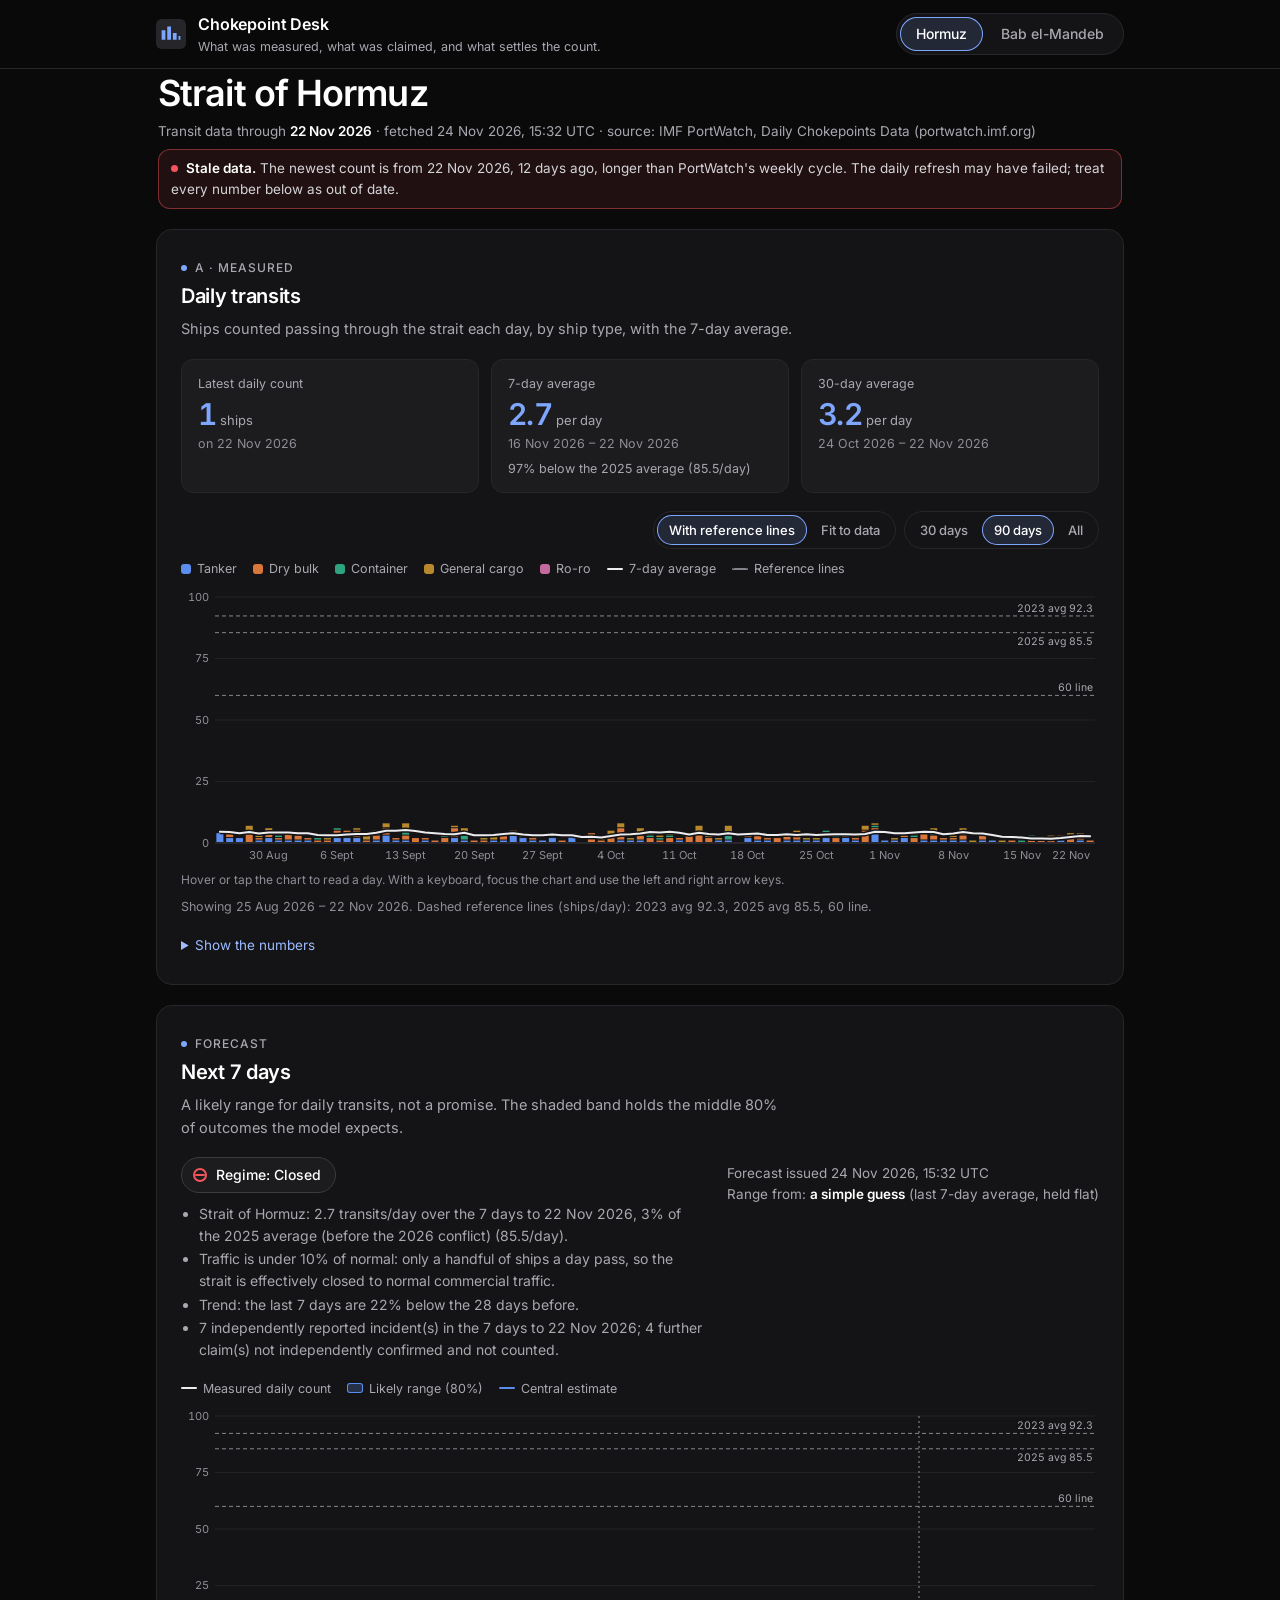
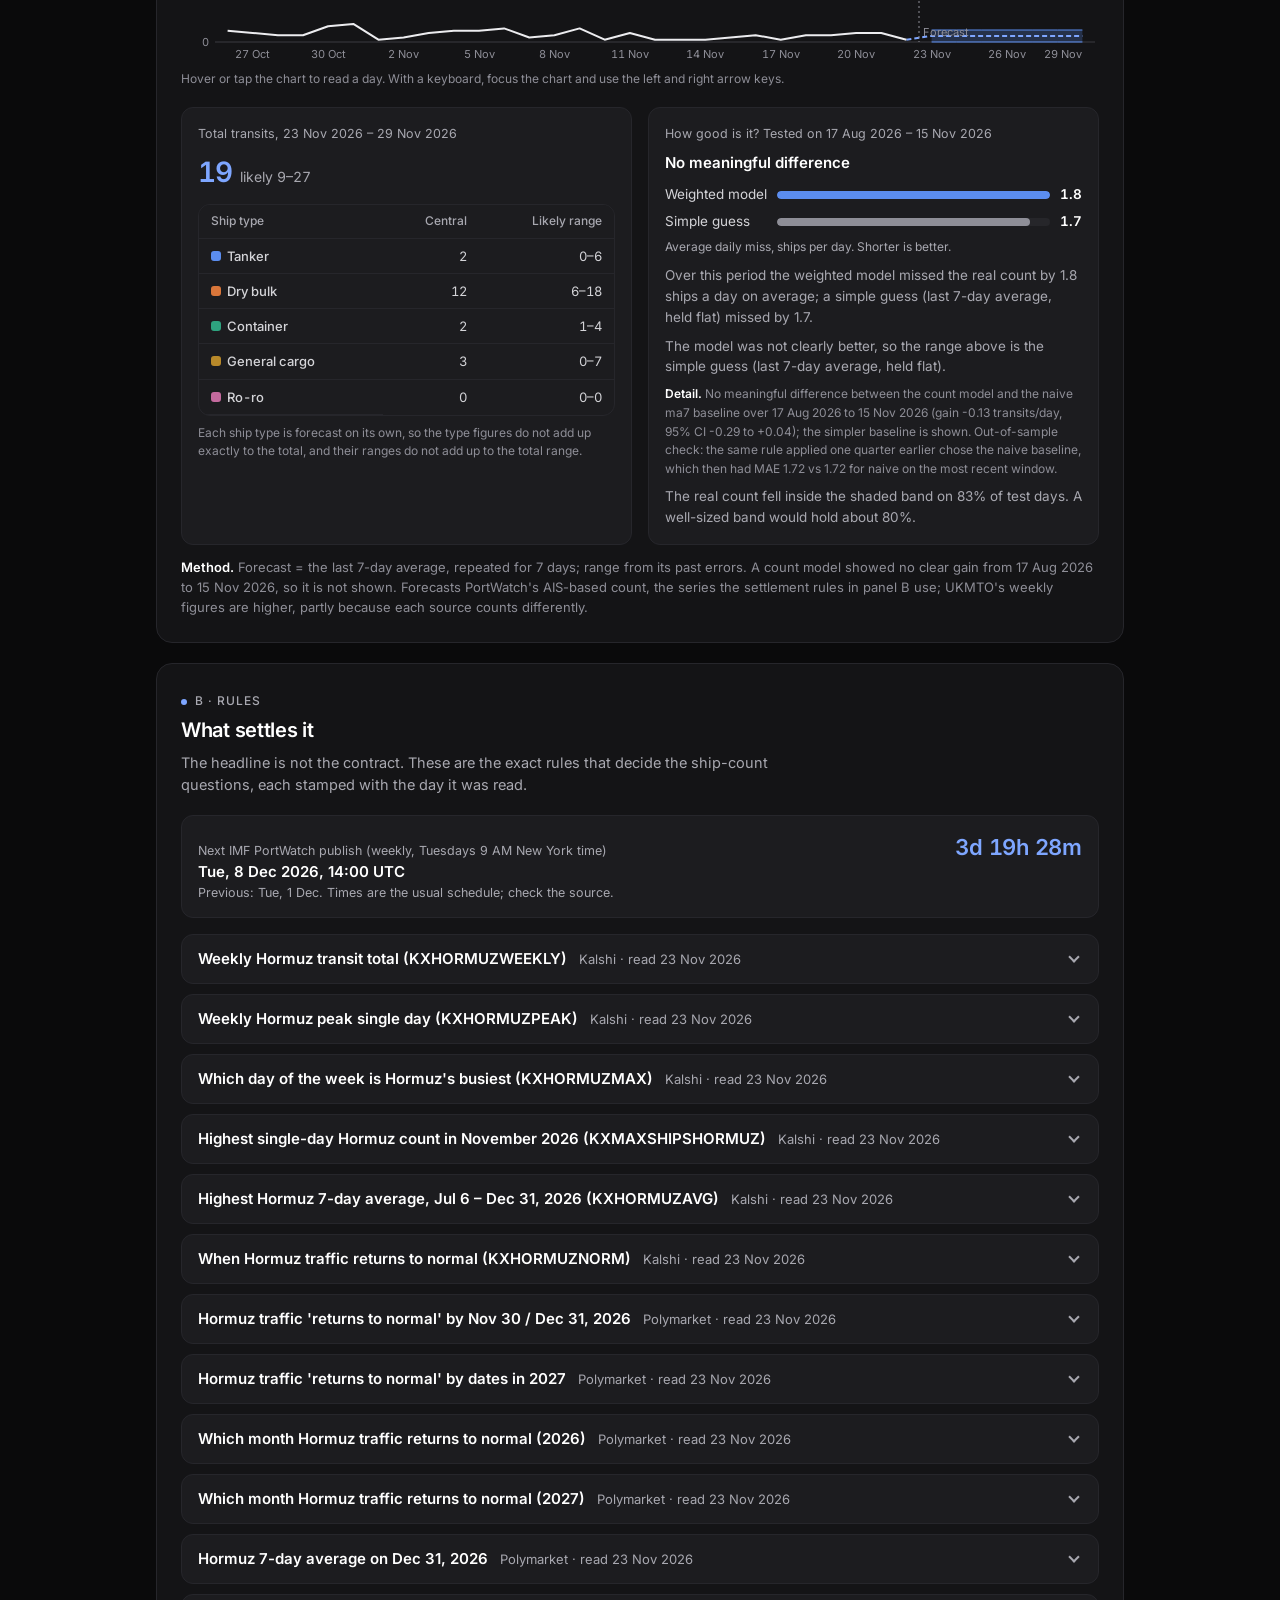
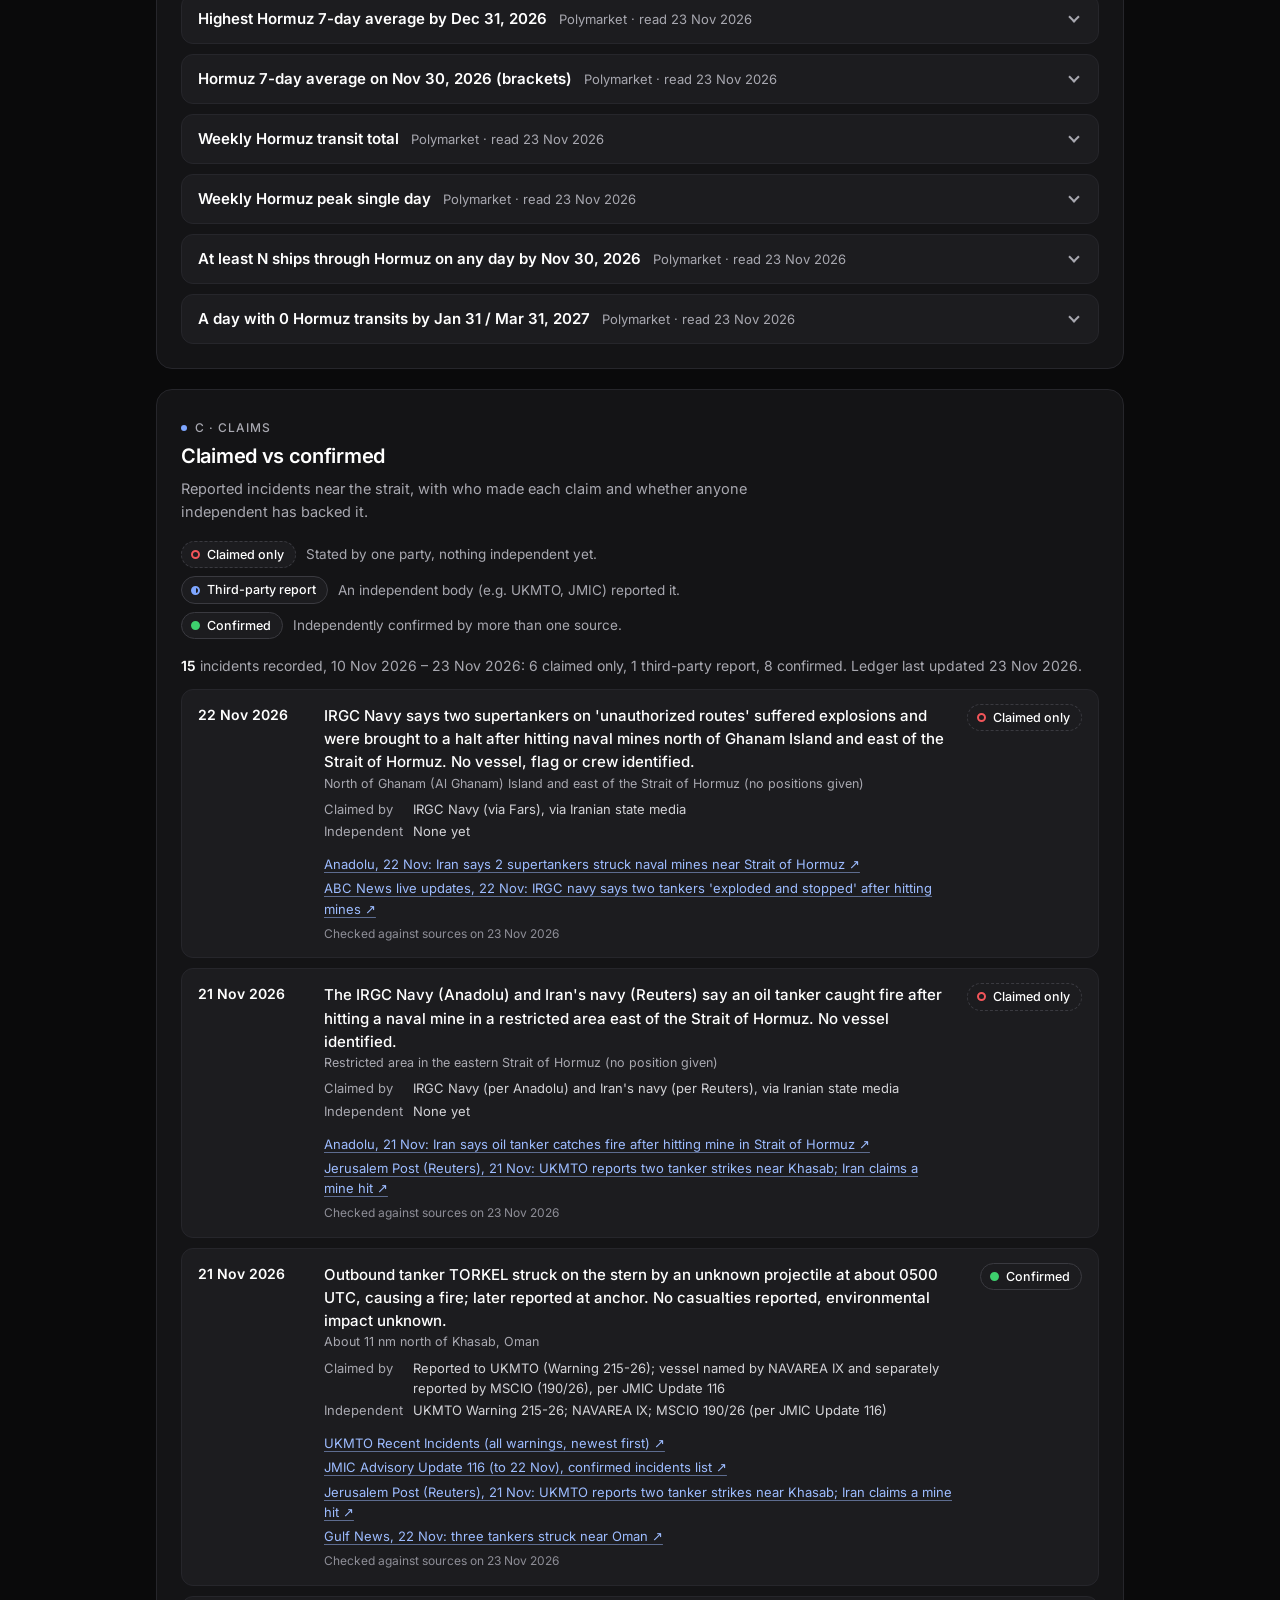
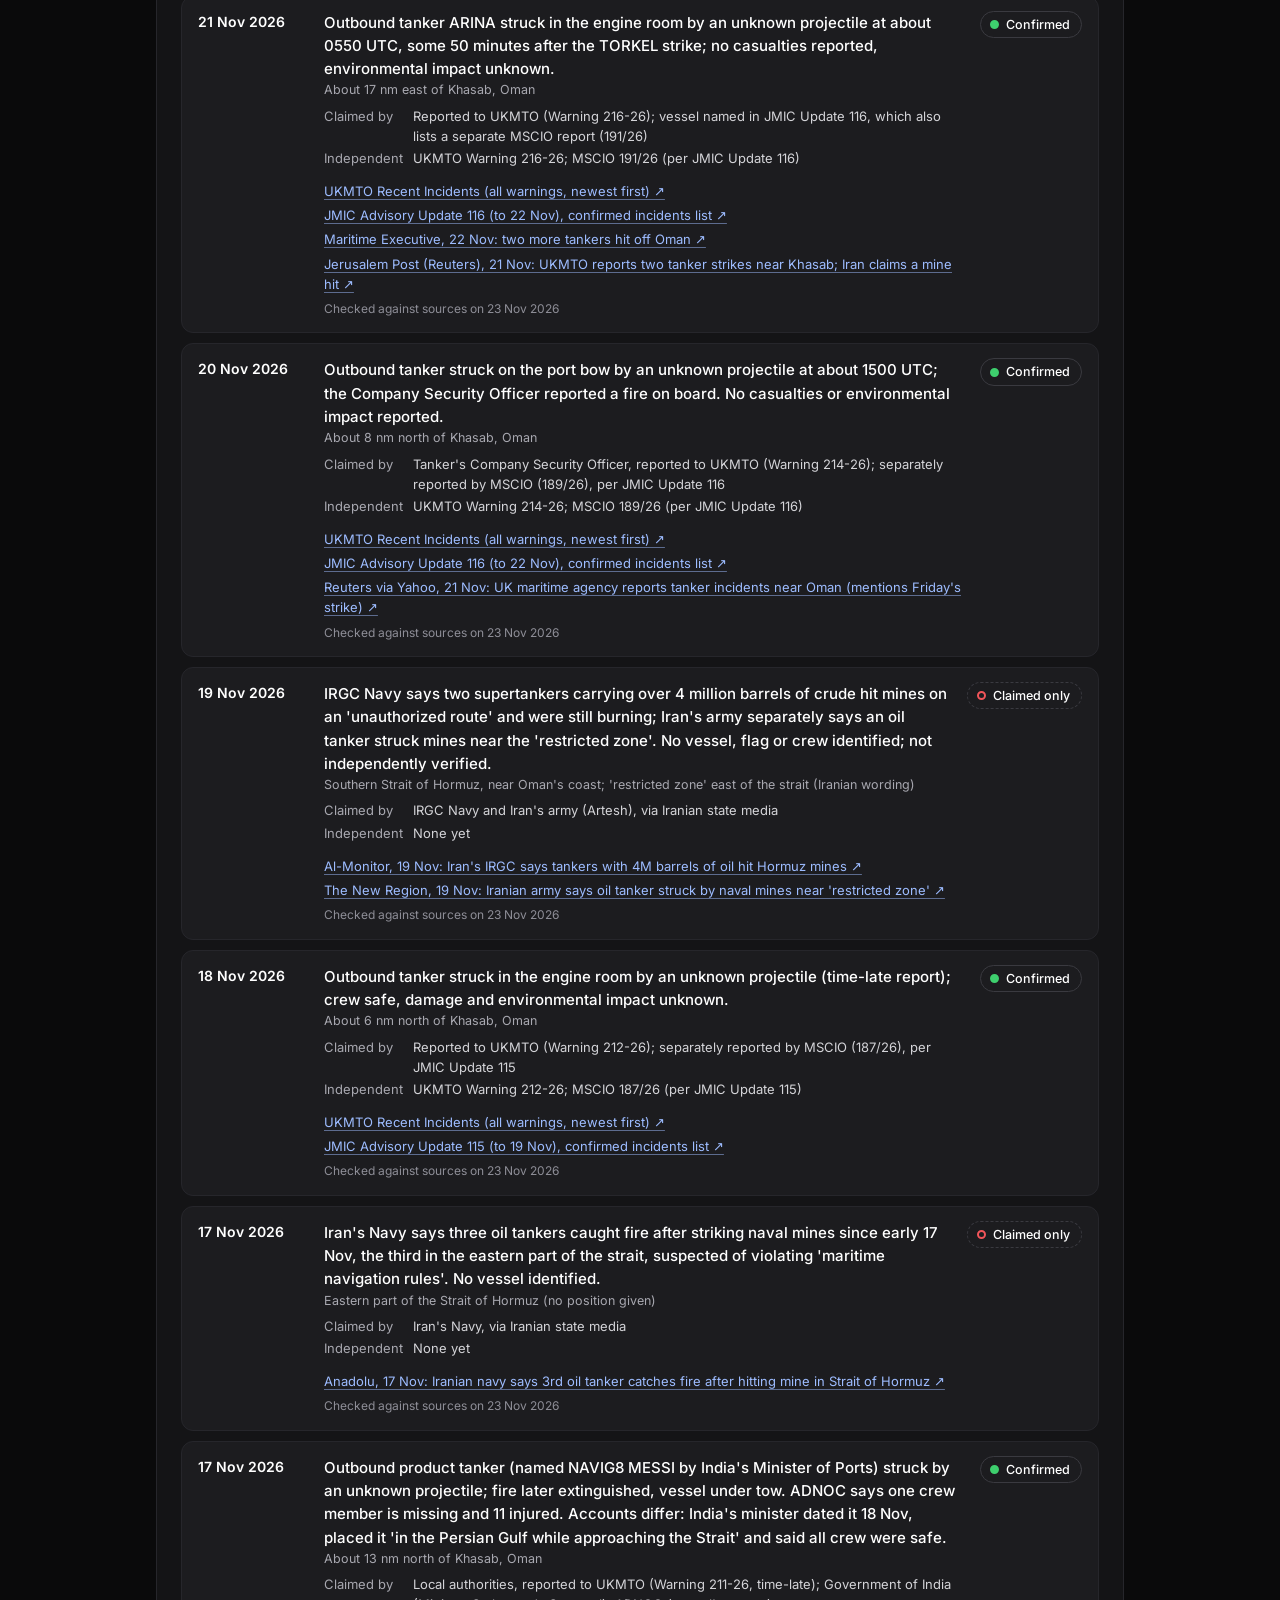
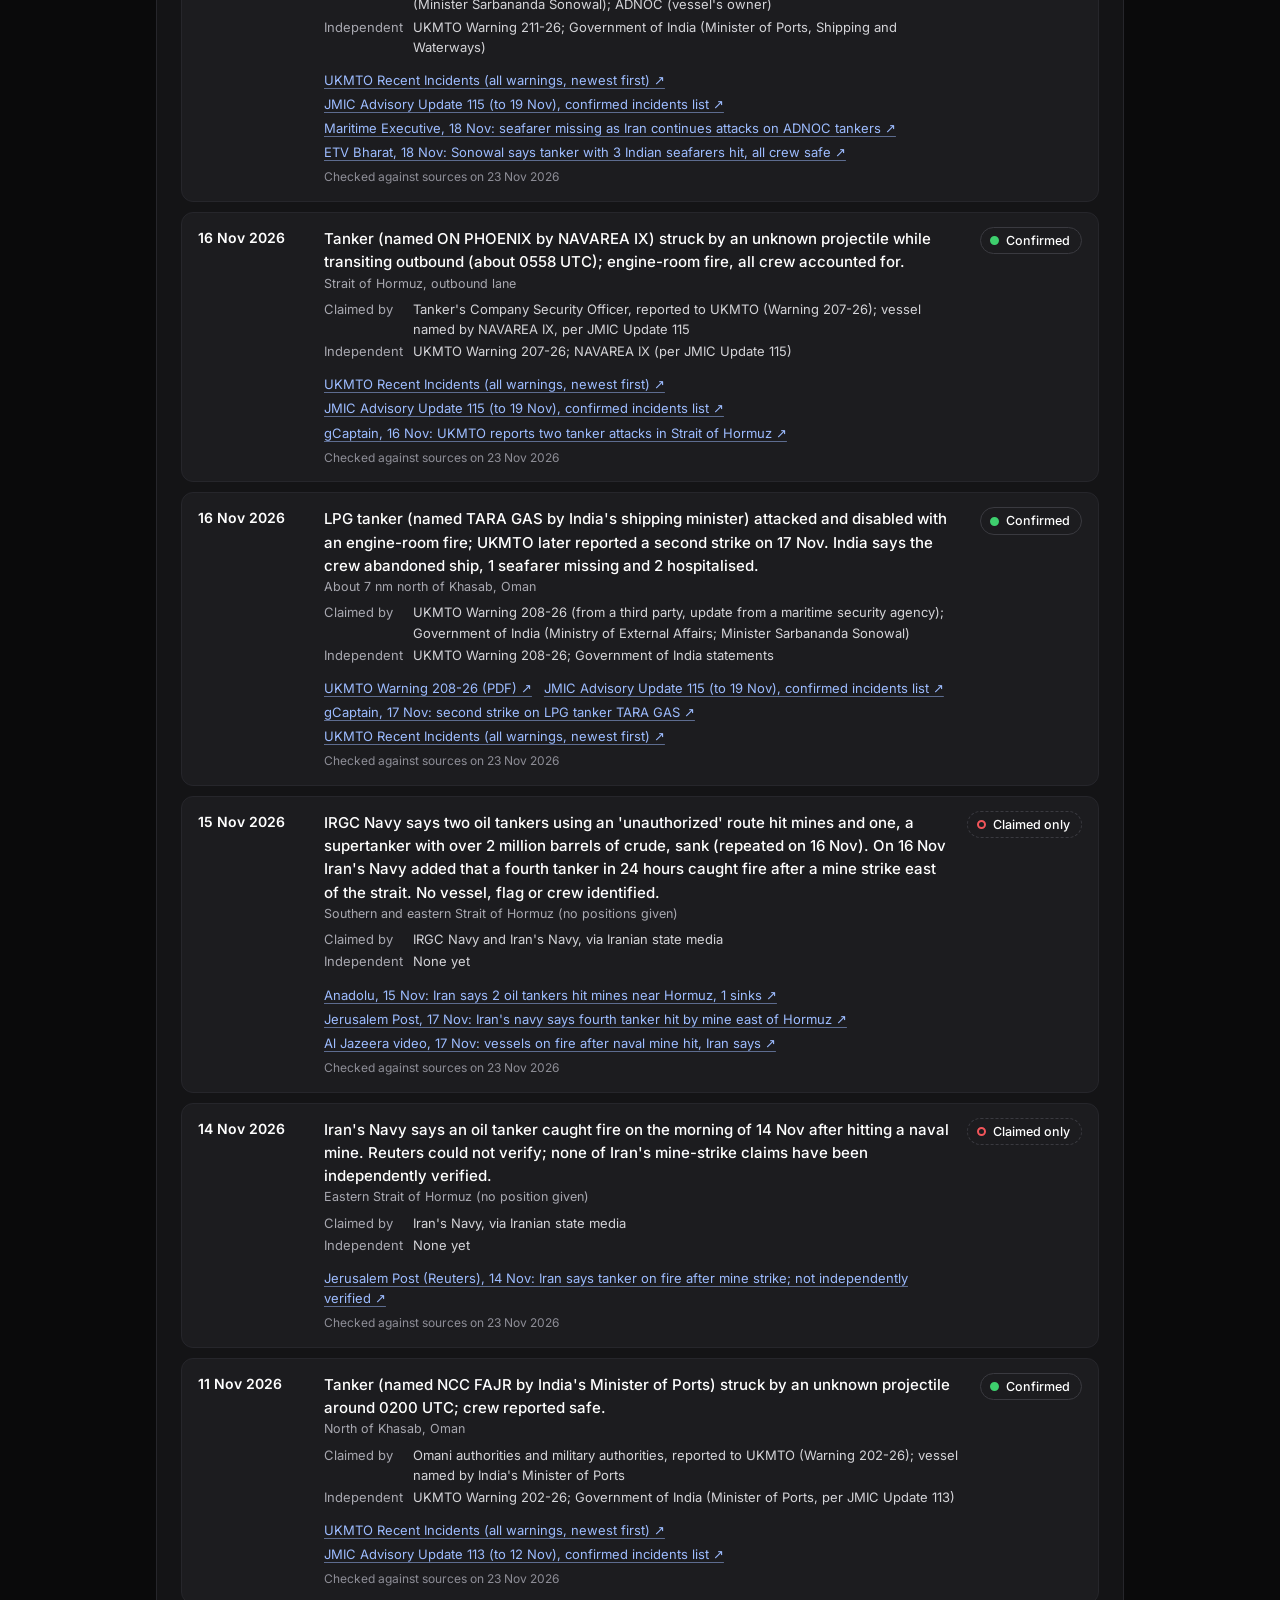
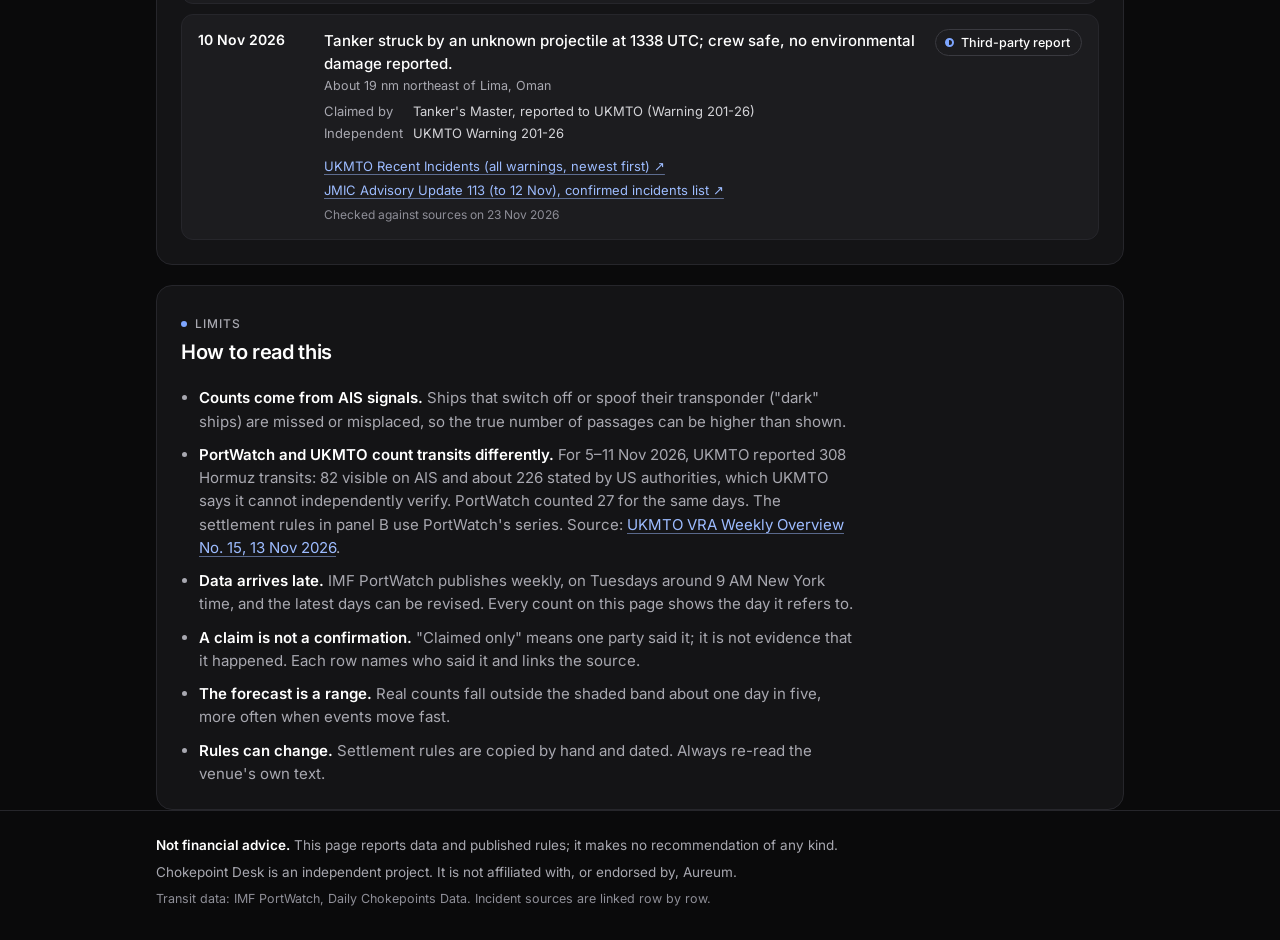
<file: index.html>
<!doctype html>
<html lang="en">
<head>
  <meta charset="utf-8">
  <meta name="viewport" content="width=device-width, initial-scale=1">
  <title>Chokepoint Desk</title>
  <meta name="description" content="Daily ship transits through the Strait of Hormuz and Bab el-Mandeb: what was measured, a 7-day forecast, the rules that settle the count, and a ledger of claimed vs confirmed incidents. Every number dated.">
  <meta name="color-scheme" content="dark">
  <meta name="theme-color" content="#0a0a0b">
  <link rel="icon" href="data:image/svg+xml,%3Csvg xmlns='http://www.w3.org/2000/svg' viewBox='0 0 32 32'%3E%3Crect width='32' height='32' rx='6' fill='%2326262a'/%3E%3Cpath d='M6 22h4V12h-4zM12 22h4V8h-4zM18 22h4V15h-4zM24 22h2V18h-2z' fill='%237ea6ff'/%3E%3C/svg%3E">
  <!-- Inter (Google Fonts, latin subset, weights 400-600 in one variable file), served from this site:
       no extra connections on slow networks; text shows in the system font until it lands (font-display: swap). -->
  <link rel="preload" href="fonts/inter-latin-var.woff2" as="font" type="font/woff2" crossorigin>
  <link rel="stylesheet" href="styles.css">
  <script>
    // Start the data downloads before the page body and app.js are parsed.
    (function () {
      var s = location.hash.slice(1) === 'bab_el_mandeb' ? 'bab_el_mandeb' : 'hormuz';
      // the no-op catch only stops an early network failure from being logged as an
      // unhandled rejection before app.js picks the promise up (it still sees the error)
      var get = function (p) { var r = fetch(p, { cache: 'no-cache' }); r.catch(function () {}); return r; };
      window.__desk = { strait: s, req: {
        ['data/transits/' + s + '.json']: get('data/transits/' + s + '.json'),
        ['data/forecast/' + s + '.json']: get('data/forecast/' + s + '.json'),
        'data/rules.json': get('data/rules.json'),
        'data/ledger.json': get('data/ledger.json')
      } };
    })();
  </script>
  <script src="app.js" defer></script>
</head>
<body>
  <a class="skip" href="#main">Skip to content</a>

  <header class="masthead">
    <div class="wrap masthead__inner">
      <div class="brand">
        <svg class="brand__mark" viewBox="0 0 32 32" aria-hidden="true"><rect width="32" height="32" rx="6"/><path d="M6 22h4V12h-4zM12 22h4V8h-4zM18 22h4V15h-4zM24 22h2V18h-2z"/></svg>
        <div>
          <p class="brand__name">Chokepoint Desk</p>
          <p class="brand__tag">What was measured, what was claimed, and what settles the count.</p>
        </div>
      </div>
      <fieldset class="switcher" aria-label="Strait">
        <legend class="sr-only">Choose a strait</legend>
        <label><input type="radio" name="strait" value="hormuz" checked><span>Hormuz</span></label>
        <label><input type="radio" name="strait" value="bab_el_mandeb"><span>Bab el-Mandeb</span></label>
      </fieldset>
    </div>
  </header>

  <main id="main" class="wrap" tabindex="-1">
    <div id="mock-banner" class="notice" hidden role="note">
      <strong>Mock data.</strong> <span id="mock-text"></span>
    </div>

    <section class="intro" aria-labelledby="strait-title">
      <h1 id="strait-title">Strait of Hormuz</h1>
      <p id="data-stamp" class="stamp">Loading data…</p>
    </section>

    <!-- A. Transit counter -->
    <section class="panel" id="panel-a" aria-labelledby="a-title">
      <header class="panel__head">
        <p class="panel__kicker">A · Measured</p>
        <h2 id="a-title">Daily transits</h2>
        <p class="panel__lede">Ships counted passing through the strait each day, by ship type, with the 7-day average.</p>
      </header>
      <div class="tiles" id="a-tiles"></div>
      <div class="chart-controls">
        <div class="seg" role="group" aria-label="Vertical scale" id="scale-seg">
          <button type="button" data-scale="refs" aria-pressed="true">With reference lines</button>
          <button type="button" data-scale="fit">Fit to data</button>
        </div>
        <div class="seg" role="group" aria-label="Time range">
          <button type="button" data-range="30">30 days</button>
          <button type="button" data-range="90" aria-pressed="true">90 days</button>
          <button type="button" data-range="all">All</button>
        </div>
      </div>
      <div class="legend" id="a-legend"></div>
      <div class="chart" id="a-chart" tabindex="0" role="group" aria-label="Daily transits chart" aria-describedby="a-hint"></div>
      <p class="chart-hint" id="a-hint">Hover or tap the chart to read a day. With a keyboard, focus the chart and use the left and right arrow keys.</p>
      <p class="chart-note" id="a-note"></p>
      <details class="table-toggle">
        <summary>Show the numbers</summary>
        <div class="table-scroll" id="a-table"></div>
      </details>
    </section>

    <!-- Forecast -->
    <section class="panel" id="panel-f" aria-labelledby="f-title">
      <header class="panel__head">
        <p class="panel__kicker">Forecast</p>
        <h2 id="f-title">Next 7 days</h2>
        <p class="panel__lede">A likely range for daily transits, not a promise. The shaded band holds the middle 80% of outcomes the model expects.</p>
      </header>
      <div id="f-body"></div>
    </section>

    <!-- B. What settles it -->
    <section class="panel" id="panel-b" aria-labelledby="b-title">
      <header class="panel__head">
        <p class="panel__kicker">B · Rules</p>
        <h2 id="b-title">What settles it</h2>
        <p class="panel__lede">The headline is not the contract. These are the exact rules that decide the ship-count questions, each stamped with the day it was read.</p>
      </header>
      <div class="countdown" id="b-countdown" aria-live="off"></div>
      <div id="b-rules" class="rules"></div>
    </section>

    <!-- C. Claimed vs confirmed -->
    <section class="panel" id="panel-c" aria-labelledby="c-title">
      <header class="panel__head">
        <p class="panel__kicker">C · Claims</p>
        <h2 id="c-title">Claimed vs confirmed</h2>
        <p class="panel__lede">Reported incidents near the strait, with who made each claim and whether anyone independent has backed it.</p>
      </header>
      <ul class="status-key" aria-label="Status meanings">
        <li><span class="chip chip--claimed_only"><span class="chip__icon" aria-hidden="true"></span>Claimed only</span> Stated by one party, nothing independent yet.</li>
        <li><span class="chip chip--third_party_report"><span class="chip__icon" aria-hidden="true"></span>Third-party report</span> An independent body (e.g. UKMTO, JMIC) reported it.</li>
        <li><span class="chip chip--confirmed"><span class="chip__icon" aria-hidden="true"></span>Confirmed</span> Independently confirmed by more than one source.</li>
      </ul>
      <div id="c-summary" class="ledger-summary"></div>
      <div id="c-ledger"></div>
    </section>

    <!-- How to read this -->
    <section class="panel panel--limits" aria-labelledby="h-title">
      <header class="panel__head">
        <p class="panel__kicker">Limits</p>
        <h2 id="h-title">How to read this</h2>
      </header>
      <ul class="limits">
        <li><strong>Counts come from AIS signals.</strong> Ships that switch off or spoof their transponder ("dark" ships) are missed or misplaced, so the true number of passages can be higher than shown.</li>
        <li><strong>PortWatch and UKMTO count transits differently.</strong> For 5–11 Nov 2026, UKMTO reported 308 Hormuz transits: 82 visible on AIS and about 226 stated by US authorities, which UKMTO says it cannot independently verify. PortWatch counted 27 for the same days. The settlement rules in panel B use PortWatch's series. Source: <a href="https://www.ukmto.org/-/media/ukmto/products/20261113-ukmto_vra_overview_u.pdf" rel="noopener">UKMTO VRA Weekly Overview No. 15, 13 Nov 2026</a>.</li>
        <li><strong>Data arrives late.</strong> IMF PortWatch publishes weekly, on Tuesdays around 9 AM New York time, and the latest days can be revised. Every count on this page shows the day it refers to.</li>
        <li><strong>A claim is not a confirmation.</strong> "Claimed only" means one party said it; it is not evidence that it happened. Each row names who said it and links the source.</li>
        <li><strong>The forecast is a range.</strong> Real counts fall outside the shaded band about one day in five, more often when events move fast.</li>
        <li><strong>Rules can change.</strong> Settlement rules are copied by hand and dated. Always re-read the venue's own text.</li>
      </ul>
    </section>
  </main>

  <footer class="footer">
    <div class="wrap">
      <p><strong>Not financial advice.</strong> This page reports data and published rules; it makes no recommendation of any kind.</p>
      <p>Chokepoint Desk is an independent project. It is not affiliated with, or endorsed by, Aureum.</p>
      <p class="footer__src">Transit data: IMF PortWatch, Daily Chokepoints Data. Incident sources are linked row by row.</p>
    </div>
  </footer>

  <div class="tooltip" id="tooltip" role="status" hidden></div>
  <noscript><p class="wrap notice">This page needs JavaScript to draw its charts. The raw data is in the <a href="data/">data folder</a>.</p></noscript>
</body>
</html>
</file>
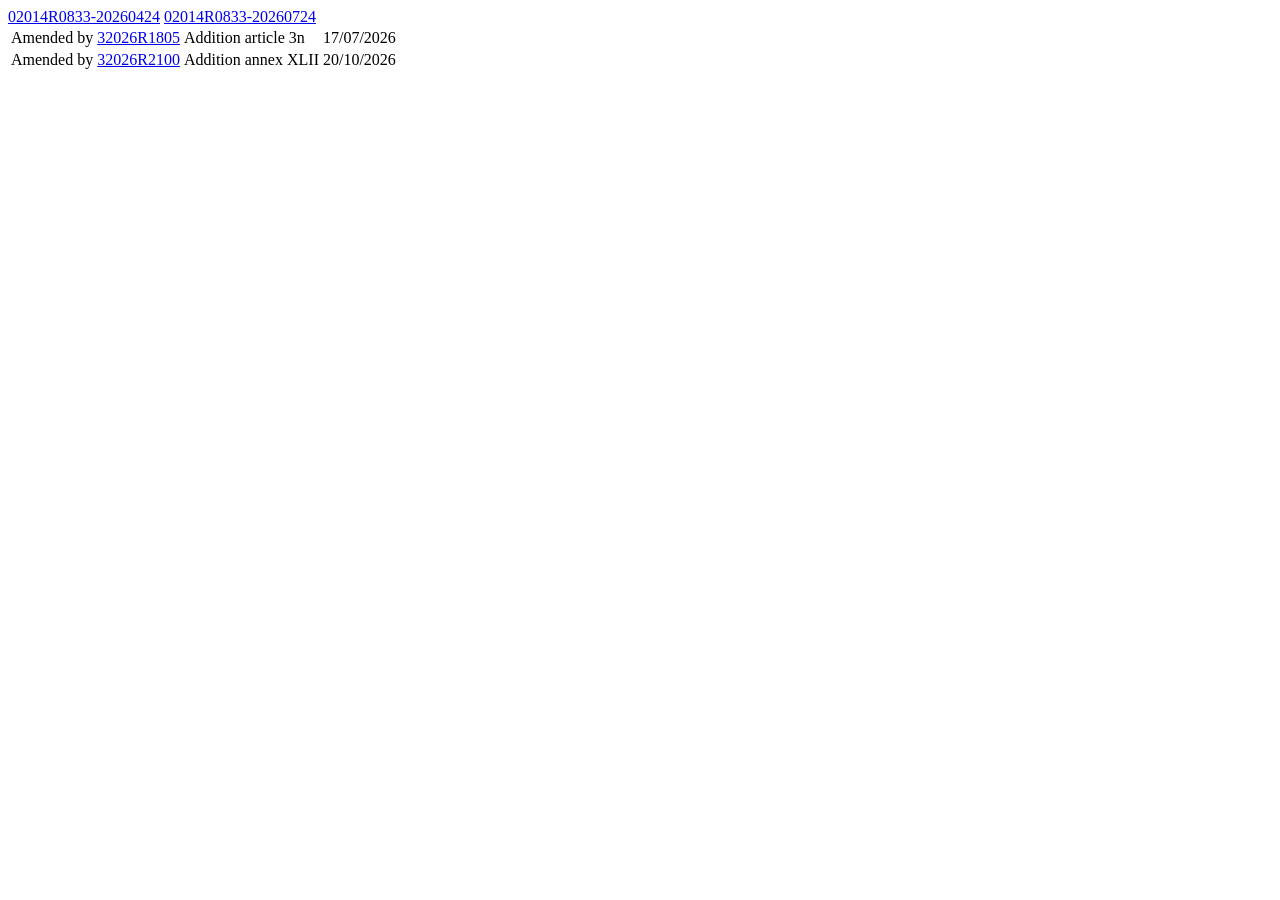
<file: tests/fixtures/sanctions/eu_833_index.html>
<!DOCTYPE html>
<!-- Synthetic fixture: the parts of EUR-Lex's ALL page for 32014R0833 that the script reads. -->
<html><body>
<a href="./../../../legal-content/EN/AUTO/?uri=CELEX:02014R0833-20260424">02014R0833-20260424</a>
<a href="./../../../legal-content/EN/AUTO/?uri=CELEX:02014R0833-20260724">02014R0833-20260724</a>
<table>
<tr><td>Amended by</td><td><a href="#" data-celex="32026R1805">32026R1805</a></td><td> Addition</td><td>article 3n</td><td data-sort="20260717">17/07/2026</td><td data-sort=""/></tr>
<tr><td>Amended by</td><td><a href="#" data-celex="32026R2100">32026R2100</a></td><td> Addition</td><td>annex XLII</td><td data-sort="20261020">20/10/2026</td><td data-sort=""/></tr>
</table>
</body></html>
</file>
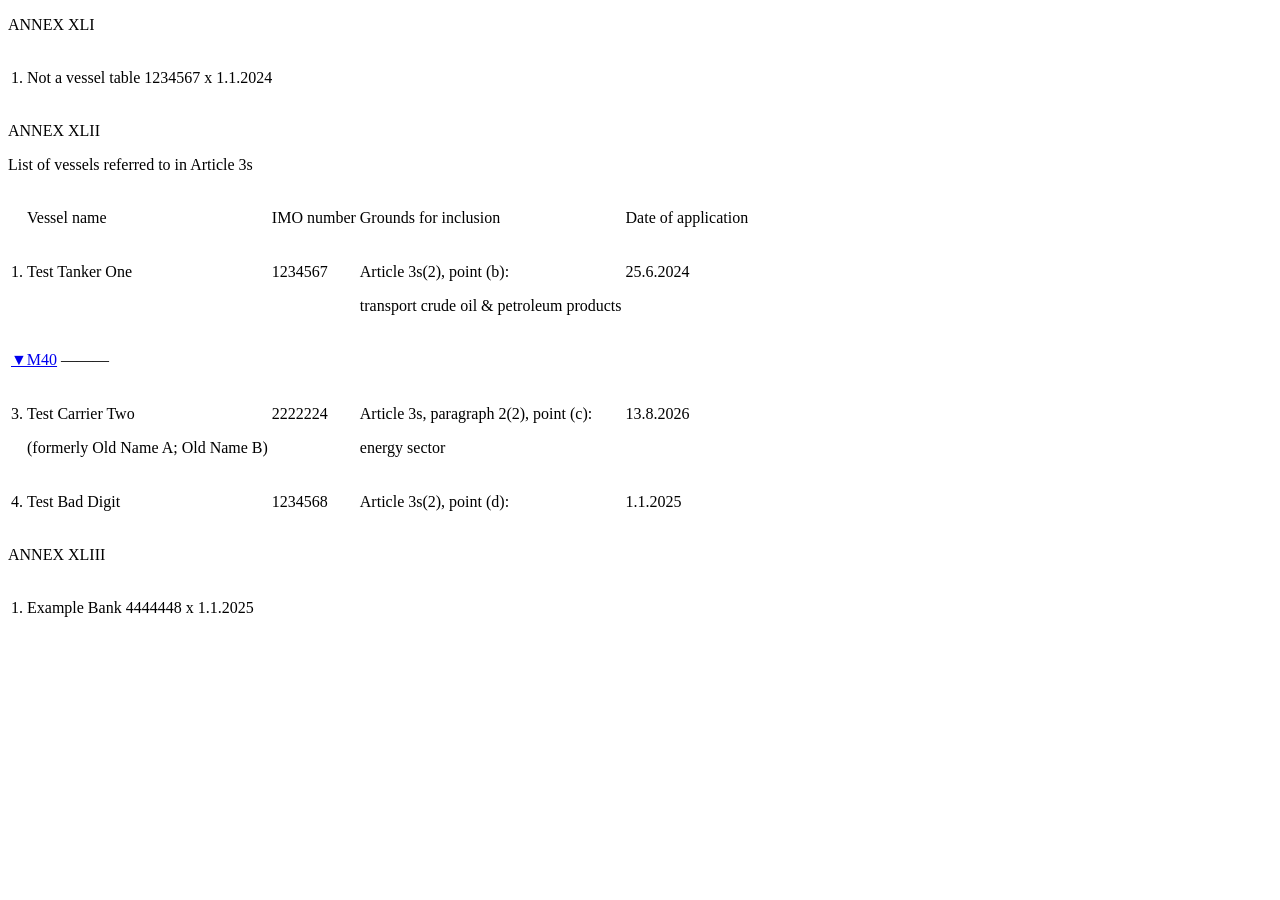
<file: tests/fixtures/sanctions/eu_vessels.html>
<!DOCTYPE html>
<!-- Synthetic fixture for tests/test_sanctions.py: invented names and numbers, EUR-Lex consolidated HTML shape. -->
<html lang="en"><head><meta charset="utf-8"><title>02014R0833 test</title></head><body>
<div id="anx_XLI"><p class="title-annex-1">ANNEX XLI</p><table><tr><td><p>1.</p></td><td><p>Not a vessel table</p></td><td><p>1234567</p></td><td><p>x</p></td><td><p>1.1.2024</p></td></tr></table></div>
<div id="anx_XLII">
<p class="title-annex-1">ANNEX XLII</p>
<p class="title-annex-2">List of vessels referred to in Article 3s</p>
<table class="borderOj"><tbody>
<tr><td><p class="tbl-norm"> </p></td><td><p class="tbl-norm">Vessel name</p></td><td><p class="tbl-norm">IMO number</p></td><td><p>Grounds for inclusion</p></td><td><p>Date of application</p></td></tr>
<tr><td valign="top"><p class="tbl-norm">1.</p></td><td valign="top"><p class="tbl-norm">Test Tanker One</p></td><td valign="top"><p class="tbl-norm">1234567</p></td>
  <td valign="top"><p class="tbl-norm">Article 3s(2), point (b):</p><p class="tbl-norm">transport crude oil &amp; petroleum products</p></td><td valign="top"><p class="tbl-left">25.6.2024</p></td></tr>
<tr><td colspan="5"><p class="modref"><a href="#" title="DELETED">&#9660;M40</a> &mdash;&mdash;&mdash;</p></td></tr>
<tr><td valign="top"><p>3.</p></td><td valign="top"><p>Test Carrier Two</p><p>(formerly Old Name A; Old Name B)</p></td><td valign="top"><p>2222224</p></td>
  <td valign="top"><p>Article 3s, paragraph 2(2), point (c):</p><p>energy sector</p></td><td valign="top"><p>13.8.2026</p></td></tr>
<tr><td valign="top"><p>4.</p></td><td valign="top"><p>Test Bad Digit</p></td><td valign="top"><p>1234568</p></td>
  <td valign="top"><p>Article 3s(2), point (d):</p></td><td valign="top"><p>1.1.2025</p></td></tr>
</tbody></table>
</div>
<div id="anx_XLIII"><p class="title-annex-1">ANNEX XLIII</p><table><tr><td><p>1.</p></td><td><p>Example Bank</p></td><td><p>4444448</p></td><td><p>x</p></td><td><p>1.1.2025</p></td></tr></table></div>
</body>
</html>
</file>
<file: styles.css>
/* Chokepoint Desk — tokens, then layout, then components. Dark only. */
/* Inter v20 from Google Fonts (SIL OFL 1.1), subset to the page's characters, variable 400-600.
   Characters outside the subset fall back to the system font. See fonts/README.md. */
@font-face {
  font-family: "Inter";
  font-style: normal;
  font-weight: 400 600;
  font-display: swap;
  src: url("fonts/inter-latin-var.woff2") format("woff2");
  unicode-range: U+0020-007E, U+00A0-00FF, U+0152-0153, U+2009, U+2013-2014, U+2018-2019, U+201C-201D, U+2022, U+2026, U+202F, U+2032-2033, U+20AC, U+2122, U+2190, U+2192, U+2197, U+2212, U+2264-2265;
}
:root {
  color-scheme: dark;
  --bg: #0a0a0b;        /* page */
  --surface: #141416;   /* panels */
  --surface-2: #1c1c1f; /* cards, tiles inside panels */
  --surface-3: #26262a; /* hover, selected pill */
  --border: #26262b;    /* thin, low contrast */
  --border-strong: #3a3a40;
  --text: #ffffff;      /* headings, key labels */
  --text-1: #d4d4d8;    /* body */
  --text-2: #a8a8b0;    /* secondary */
  --text-3: #8e8e97;    /* muted; >= 4.5:1 on surface-2 */
  --grid: #222226;
  --ref: #85858e;
  --accent: #7ea6ff;    /* the one accent: key numbers, active states */
  --accent-bg: rgba(126, 166, 255, 0.14);
  --focus: #9dbcff;
  --link: #9dbcff;

  /* categorical, fixed order (tanker, dry bulk, container, general cargo, ro-ro).
     Validated on #141416: lightness band, chroma, CVD adjacent dE 9.4,
     normal-vision 16.5, every bar >= 3:1. Muted so the blue stays the accent. */
  --s1: #5b8def;
  --s2: #d9763a;
  --s3: #2ea37f;
  --s4: #b8892a;
  --s5: #c46a9e;
  --actual: #ececef;
  --band: rgba(91, 141, 239, 0.24);

  /* status: small dots, always with an icon or shape plus a label */
  --good: #3ecf6e;
  --warning: #e8b43a;
  --critical: #f2555a;
  --info: var(--accent);
  --good-ink: #6fdc93;
  --warning-ink: #f0c562;
  --critical-ink: #ff8d8f;
  --good-bg: rgba(62, 207, 110, 0.10);
  --warning-bg: rgba(232, 180, 58, 0.10);
  --critical-bg: rgba(242, 85, 90, 0.10);

  --radius: 16px;
  --radius-sm: 12px;
  --font: "Inter", system-ui, -apple-system, "Segoe UI", Roboto, "Helvetica Neue", Arial, sans-serif;
  --mono: ui-monospace, "SF Mono", "Cascadia Mono", Consolas, monospace;
}

*, *::before, *::after { box-sizing: border-box; }
html { -webkit-text-size-adjust: 100%; background: var(--bg); }
body {
  margin: 0;
  background: var(--bg);
  color: var(--text-1);
  font: 15px/1.55 var(--font);
  -webkit-font-smoothing: antialiased;
  overflow-x: hidden;
}
h1, h2, h3, p { margin: 0; }
h1, h2, h3, strong { color: var(--text); }
a { color: var(--link); text-underline-offset: 3px; text-decoration-color: rgba(157, 188, 255, 0.5); }
a:hover { text-decoration-color: currentColor; }
:focus-visible { outline: 2px solid var(--focus); outline-offset: 2px; border-radius: 6px; }
.sr-only { position: absolute; width: 1px; height: 1px; padding: 0; margin: -1px; overflow: hidden; clip: rect(0 0 0 0); white-space: nowrap; border: 0; }
.skip { position: absolute; left: -999px; top: 8px; background: var(--surface-2); color: var(--text); padding: 8px 14px; border-radius: 999px; z-index: 10; }
.skip:focus { left: 16px; }

.wrap { width: 100%; max-width: 1000px; margin: 0 auto; padding: 0 16px; }
main { display: flex; flex-direction: column; gap: 20px; padding-top: 28px; padding-bottom: 48px; }
main:focus { outline: none; }
main section { scroll-margin-top: 84px; }
/* figures line up in columns; kept off prose so Inter's hyphens stay tight */
.tile__value, .range, .countdown__left, table, .kpi-compare, .chart text, .tooltip { font-variant-numeric: tabular-nums; }

/* masthead */
.masthead { background: rgba(10, 10, 11, 0.88); -webkit-backdrop-filter: blur(10px); backdrop-filter: blur(10px); border-bottom: 1px solid var(--border); position: sticky; top: 0; z-index: 5; }
.masthead__inner { display: flex; align-items: center; justify-content: space-between; gap: 12px 20px; padding-top: 12px; padding-bottom: 12px; flex-wrap: wrap; }
.brand { display: flex; align-items: center; gap: 12px; min-width: 0; }
.brand__mark { width: 30px; height: 30px; flex: none; }
.brand__mark rect { fill: var(--surface-3); }
.brand__mark path { fill: var(--accent); }
.brand__name { font-weight: 600; letter-spacing: -0.01em; font-size: 16px; color: var(--text); }
.brand__tag { font-size: 12.5px; color: var(--text-2); }

/* pill toggles: strait switcher and chart segments share one look */
.switcher { display: inline-flex; gap: 2px; border: 1px solid var(--border); border-radius: 999px; padding: 3px; margin: 0; background: var(--surface); }
.switcher label { position: relative; }
.switcher input { position: absolute; opacity: 0; inset: 0; margin: 0; cursor: pointer; }
.switcher span { display: block; padding: 6px 16px; border-radius: 999px; font-size: 14px; font-weight: 500; color: var(--text-2); white-space: nowrap; min-height: 34px; line-height: 22px; }
.switcher label:hover span { color: var(--text); }
/* selected = the same accent ring as .seg; the ring is >= 3:1 on the masthead */
.switcher input:checked + span { background: var(--accent-bg); color: var(--text); box-shadow: inset 0 0 0 1px var(--accent); }
.switcher input:focus-visible + span { outline: 2px solid var(--focus); outline-offset: 1px; }

/* intro */
.intro { padding: 4px 2px 0; }
.intro h1 { font-size: clamp(26px, 4.5vw, 36px); letter-spacing: -0.025em; font-weight: 600; line-height: 1.15; }
.stamp { color: var(--text-2); font-size: 13.5px; margin-top: 6px; }
.offline-note { display: block; margin-top: 8px; border: 1px solid rgba(232, 180, 58, 0.35); background: var(--warning-bg); color: var(--text-1); padding: 8px 12px; border-radius: var(--radius-sm); }

.notice { border: 1px solid rgba(232, 180, 58, 0.35); background: var(--warning-bg); color: var(--text-1); padding: 10px 14px; border-radius: var(--radius-sm); font-size: 14px; }

/* panels */
.panel { background: var(--surface); border: 1px solid var(--border); border-radius: var(--radius); padding: 24px; min-width: 0; }
.panel__head { margin-bottom: 18px; max-width: 68ch; }
.panel__kicker { display: inline-flex; align-items: center; gap: 8px; font-size: 12px; font-weight: 500; text-transform: uppercase; letter-spacing: .08em; color: var(--text-2); }
.panel__kicker::before { content: ""; width: 6px; height: 6px; border-radius: 50%; background: var(--accent); }
.panel h2 { font-size: 20px; letter-spacing: -0.015em; font-weight: 600; margin-top: 4px; }
.panel__lede { color: var(--text-2); margin-top: 6px; font-size: 14.5px; }
.panel h3 { font-size: 15px; font-weight: 600; }

/* tiles */
.tiles { display: grid; grid-template-columns: repeat(3, minmax(0, 1fr)); gap: 12px; margin-bottom: 18px; }
.tiles:empty { min-height: 136px; }
.tiles[hidden] { display: none; } /* holds the tiles' place while data loads (less layout shift) */
.tile { background: var(--surface-2); border: 1px solid var(--border); border-radius: var(--radius-sm); padding: 14px 16px; min-width: 0; }
.tile__label { font-size: 12.5px; color: var(--text-2); }
.tile__value { font-size: 30px; font-weight: 600; letter-spacing: -0.025em; line-height: 1.15; margin-top: 4px; color: var(--accent); }
.tile__unit { font-size: 13px; font-weight: 400; color: var(--text-2); margin-left: 4px; letter-spacing: 0; }
.tile__date { font-size: 12.5px; color: var(--text-3); margin-top: 2px; }
.tile__ctx { font-size: 12.5px; color: var(--text-2); margin-top: 6px; }

/* chart controls + legend */
.chart-controls { display: flex; flex-wrap: wrap; justify-content: flex-end; gap: 8px; margin-bottom: 10px; }
.seg { display: inline-flex; gap: 2px; border: 1px solid var(--border); border-radius: 999px; padding: 3px; background: var(--surface); }
.seg button { font: inherit; font-size: 13px; font-weight: 500; padding: 4px 12px; background: transparent; color: var(--text-2); border: 0; border-radius: 999px; cursor: pointer; min-height: 30px; }
.seg button:hover { color: var(--text); }
.seg button[aria-pressed="true"] { background: var(--accent-bg); color: var(--text); box-shadow: inset 0 0 0 1px var(--accent); }
.seg button:focus-visible { outline-offset: 1px; }

.legend { display: flex; flex-wrap: wrap; gap: 6px 16px; font-size: 12.5px; color: var(--text-2); margin-bottom: 8px; }
.legend__item { display: inline-flex; align-items: center; gap: 6px; }
.swatch { width: 10px; height: 10px; border-radius: 3px; flex: none; }
.swatch--line { width: 16px; height: 2px; border-radius: 1px; }
.swatch--dash { width: 16px; height: 0; border-top: 2px dashed var(--ref); background: none !important; }
.swatch--band { width: 16px; height: 10px; border-radius: 3px; background: var(--band); box-shadow: inset 0 0 0 1px var(--s1); }

/* Chart heights live here only. app.js reads --chart-h and draws exactly that tall, so the
   space reserved before data lands equals the drawn chart at every width. The one size
   threshold (chart width 520 px) is the container query below: a container query measures
   the panel's content box, which is the chart's own width. */
.chart { --chart-h: 230px; position: relative; width: 100%; min-height: var(--chart-h); touch-action: pan-y; border-radius: 8px; }
#f-chart { --chart-h: 220px; }
#panel-a, #panel-f { container-type: inline-size; }
@container (min-width: 520px) {
  #a-chart { --chart-h: 280px; }
  #f-chart { --chart-h: 260px; }
}
.chart svg { display: block; width: 100%; height: auto; overflow: visible; }
.chart text { font-family: var(--font); font-size: 11px; fill: var(--text-3); }
.chart .ref-label { fill: var(--text-2); font-size: 10.5px; paint-order: stroke; stroke: var(--surface); stroke-width: 3px; }
.chart .axis-line { stroke: var(--border-strong); }
.chart .grid-line { stroke: var(--grid); }
.chart .ref-line { stroke: var(--ref); stroke-dasharray: 4 3; stroke-width: 1; }
.chart .ma-line { fill: none; stroke: var(--actual); stroke-width: 2; stroke-linejoin: round; stroke-linecap: round; }
.chart .ma-halo { fill: none; stroke: var(--surface); stroke-width: 5; stroke-linejoin: round; }
.chart .actual-line { fill: none; stroke: var(--actual); stroke-width: 2; stroke-linejoin: round; }
.chart .band { fill: var(--band); }
.chart .band-edge { fill: none; stroke: var(--s1); stroke-width: 1; stroke-linejoin: round; } /* 5.7:1 on the panel */
.chart .p50-line { fill: none; stroke: var(--accent); stroke-width: 2; stroke-dasharray: 5 3; }
.chart .divider { stroke: var(--text-3); stroke-width: 1; }
.chart .cursor { stroke: var(--text-2); stroke-width: 1; }
.chart .hit { fill: transparent; cursor: crosshair; }
.chart-note { font-size: 12.5px; color: var(--text-3); margin-top: 8px; }
.chart-hint { font-size: 12px; color: var(--text-3); margin-top: 4px; }
.stale-note { display: block; margin-top: 8px; border: 1px solid rgba(242, 85, 90, 0.45); background: var(--critical-bg); color: var(--text-1); padding: 8px 12px; border-radius: var(--radius-sm); }
.stale-note::before { content: ""; display: inline-block; width: 7px; height: 7px; border-radius: 50%; background: var(--critical); margin-right: 8px; vertical-align: 1px; }
.cadence-note { display: block; margin-top: 4px; color: var(--text-2); }
.fine-print { font-size: 12px; color: var(--text-3); margin-top: 8px; }

.tooltip { position: fixed; z-index: 20; pointer-events: none; background: var(--surface-2); color: var(--text-1); border: 1px solid var(--border-strong); border-radius: var(--radius-sm); padding: 10px 12px; font-size: 12.5px; box-shadow: 0 8px 28px rgba(0,0,0,.5); min-width: 160px; max-width: 240px; }
.tooltip__date { font-weight: 600; color: var(--text); margin-bottom: 4px; }
.tooltip__row { display: flex; align-items: center; gap: 6px; justify-content: space-between; }
.tooltip__row span:first-child { display: inline-flex; align-items: center; gap: 6px; color: var(--text-2); }
.tooltip__row--total { border-top: 1px solid var(--border-strong); margin-top: 4px; padding-top: 4px; font-weight: 600; color: var(--text); }

/* tables */
.table-toggle { margin-top: 14px; }
.table-toggle summary { cursor: pointer; font-size: 13.5px; color: var(--link); width: max-content; padding: 4px 0; }
.table-scroll { overflow-x: auto; max-height: 360px; overflow-y: auto; margin-top: 8px; border: 1px solid var(--border); border-radius: var(--radius-sm); }
table { border-collapse: collapse; width: 100%; font-size: 13px; }
th, td { text-align: right; padding: 7px 12px; border-bottom: 1px solid var(--border); white-space: nowrap; }
th:first-child, td:first-child { text-align: left; }
thead th { position: sticky; top: 0; background: var(--surface-2); font-weight: 500; color: var(--text-2); font-size: 12px; }
tbody tr:last-child td { border-bottom: 0; }

/* forecast */
.f-top { display: flex; flex-wrap: wrap; gap: 12px 24px; align-items: flex-start; margin-bottom: 18px; }
.regime { display: inline-flex; align-items: center; gap: 8px; font-weight: 500; font-size: 14px; padding: 6px 14px 6px 10px; border-radius: 999px; background: var(--surface-2); border: 1px solid var(--border-strong); color: var(--text); }
.regime svg { width: 16px; height: 16px; flex: none; }
.regime--open svg { color: var(--good); }
.regime--contested svg { color: var(--warning); }
.regime--closed svg { color: var(--critical); }
.regime-block { min-width: 0; flex: 1 1 280px; }
.regime-reasons { margin: 10px 0 0; padding-left: 18px; color: var(--text-2); font-size: 14px; }
.regime-reasons li + li { margin-top: 2px; }
.f-grid { display: grid; grid-template-columns: minmax(0, 1fr) minmax(0, 1fr); gap: 16px; margin-top: 18px; }
.f-card { background: var(--surface-2); border: 1px solid var(--border); border-radius: var(--radius-sm); padding: 16px; min-width: 0; }
.f-card p + p { margin-top: 8px; }
.f-card .muted { color: var(--text-2); font-size: 13.5px; }
.range { font-size: 28px; font-weight: 600; letter-spacing: -0.025em; color: var(--accent); }
.range small { font-size: 14px; font-weight: 400; color: var(--text-2); letter-spacing: 0; }
.kpi-compare { display: grid; grid-template-columns: auto 1fr auto; gap: 6px 10px; align-items: center; margin: 10px 0; font-size: 13.5px; }
.kpi-bar { height: 8px; border-radius: 4px; background: var(--surface-3); overflow: hidden; }
.kpi-bar > span { display: block; height: 100%; border-radius: 4px; }
.verdict { font-weight: 600; font-size: 15px; margin: 4px 0 2px; color: var(--text); }
.method { font-size: 13px; color: var(--text-3); margin-top: 12px; }

/* countdown */
.countdown { display: flex; flex-wrap: wrap; align-items: baseline; justify-content: space-between; gap: 6px 20px; border: 1px solid var(--border); background: var(--surface-2); border-radius: var(--radius-sm); padding: 14px 16px; margin-bottom: 16px; }
.countdown__label { font-size: 12.5px; color: var(--text-2); }
.countdown__when { font-weight: 600; color: var(--text); }
.countdown__left { font-size: 22px; font-weight: 600; letter-spacing: -0.01em; color: var(--accent); }

/* rules */
.rules { display: grid; gap: 10px; }
.rule { background: var(--surface-2); border: 1px solid var(--border); border-radius: var(--radius-sm); padding: 0; min-width: 0; }
.rule--example, .lrow--example { border-style: dashed; border-color: var(--ref); }
.rule__head { display: flex; align-items: center; justify-content: space-between; gap: 12px; padding: 12px 16px; cursor: pointer; list-style: none; min-height: 48px; border-radius: var(--radius-sm); }
.rule__head::-webkit-details-marker { display: none; }
.rule__head:hover { background: var(--surface-3); }
.rule__title { display: flex; flex-wrap: wrap; align-items: baseline; gap: 2px 12px; min-width: 0; }
.rule__chev { flex: none; width: 8px; height: 8px; border-right: 2px solid var(--text-2); border-bottom: 2px solid var(--text-2); transform: rotate(45deg); margin: -4px 4px 0 0; }
.rule[open] .rule__chev { transform: rotate(-135deg); margin-top: 4px; }
.rule[open] .rule__head { border-bottom: 1px solid var(--border); border-radius: var(--radius-sm) var(--radius-sm) 0 0; margin-bottom: 12px; }
.rule > .rule__foot { margin-left: 16px; margin-right: 16px; margin-bottom: 12px; }
.rule__venue { font-size: 13px; color: var(--text-2); }
.rule dl { display: grid; grid-template-columns: max-content minmax(0, 1fr); gap: 6px 16px; margin: 0 16px; font-size: 14px; }
.rule dt { color: var(--text-2); }
.rule dd { margin: 0; overflow-wrap: anywhere; }
.cmp { font-weight: 600; color: var(--text); }
.rule-notes summary { cursor: pointer; list-style: none; }
.rule-notes summary::-webkit-details-marker { display: none; }
.rule-notes__more, .rule-notes__less { color: var(--link); white-space: nowrap; }
.rule-notes__less, .rule-notes[open] .rule-notes__more, .rule-notes[open] .rule-notes__preview { display: none; }
.rule-notes[open] .rule-notes__less { display: inline; }
.rule-notes[open] p { margin-bottom: 4px; }
.rule-notes p { margin: 0; white-space: pre-line; }
.cmp small { font-weight: 400; color: var(--text-2); }
.rule__foot { display: flex; flex-wrap: wrap; gap: 4px 16px; justify-content: space-between; margin-top: 12px; padding-top: 10px; border-top: 1px solid var(--border); font-size: 13px; color: var(--text-2); }
.tag-example { display: inline-block; font-size: 11px; font-weight: 600; letter-spacing: .08em; padding: 2px 8px; border-radius: 999px; border: 1px solid var(--ref); color: var(--text-2); vertical-align: 2px; margin-right: 6px; }
.empty { color: var(--text-2); font-size: 14px; border: 1px dashed var(--border-strong); border-radius: var(--radius-sm); padding: 14px 16px; }

/* ledger: status dots (red claimed, blue third-party, green confirmed); shape differs too */
.status-key { list-style: none; padding: 0; margin: 0 0 16px; display: grid; gap: 8px; font-size: 13.5px; color: var(--text-2); }
.status-key li { display: flex; flex-wrap: wrap; align-items: center; gap: 4px 10px; }
.chip { display: inline-flex; align-items: center; gap: 7px; font-size: 12.5px; font-weight: 500; padding: 3px 11px 3px 9px; border-radius: 999px; border: 1px solid var(--border-strong); color: var(--text); white-space: nowrap; background: var(--surface-2); }
.chip__icon { width: 9px; height: 9px; border-radius: 50%; border: 2px solid var(--text-3); flex: none; }
.chip--claimed_only .chip__icon { border-color: var(--critical); }
.chip--third_party_report .chip__icon { border-color: var(--info); background: linear-gradient(90deg, var(--info) 50%, transparent 50%); }
.chip--confirmed .chip__icon { border-color: var(--good); background: var(--good); }
.chip--claimed_only { border-style: dashed; }
.ledger-summary { font-size: 14px; color: var(--text-2); margin-bottom: 12px; }
.ledger { display: grid; gap: 10px; }
.lrow { background: var(--surface-2); border: 1px solid var(--border); border-radius: var(--radius-sm); padding: 14px 16px; display: grid; grid-template-columns: 110px minmax(0, 1fr) auto; gap: 4px 16px; align-items: start; }
.lrow__date { font-weight: 600; font-size: 14px; color: var(--text); }
.lrow__place { font-size: 12.5px; color: var(--text-2); }
.lrow__summary { font-weight: 500; color: var(--text); }
.lrow__meta { display: grid; grid-template-columns: max-content minmax(0, 1fr); gap: 2px 10px; font-size: 13px; margin-top: 6px; }
.lrow__meta dt { color: var(--text-2); }
.lrow__meta dd { margin: 0; overflow-wrap: anywhere; }
.lrow__links { font-size: 13px; margin-top: 6px; display: flex; flex-wrap: wrap; gap: 4px 12px; }
.lrow__verified { font-size: 12px; color: var(--text-3); margin-top: 6px; }

/* limits */
.panel--limits { background: var(--surface); }
.limits { margin: 0; padding-left: 18px; display: grid; gap: 10px; color: var(--text-2); max-width: 75ch; }

/* footer */
.footer { border-top: 1px solid var(--border); background: var(--bg); padding: 24px 0 32px; font-size: 13.5px; color: var(--text-2); }
.footer p + p { margin-top: 6px; }
.footer__src { color: var(--text-3); font-size: 12.5px; }

.error { color: var(--critical-ink); font-size: 14px; }

/* phone */
@media (max-width: 640px) {
  body { font-size: 14.5px; }
  main { padding-top: 20px; gap: 16px; }
  .panel { padding: 18px 14px; border-radius: 14px; }
  .tiles { grid-template-columns: 1fr 1fr; gap: 10px; }
  .tiles:empty { min-height: 272px; }
  .tiles .tile:last-child { grid-column: 1 / -1; }
  .tile { padding: 12px 14px; }
  .tile__value { font-size: 24px; }
  .f-grid { grid-template-columns: 1fr; }
  .lrow { grid-template-columns: minmax(0, 1fr) auto; }
  .lrow__body { grid-column: 1 / -1; }
  .lrow__status { grid-row: 1; grid-column: 2; }
  .brand__tag { display: none; }
  .switcher { width: 100%; }
  .switcher label { flex: 1; text-align: center; }
  .chart-controls { justify-content: flex-start; }
  .seg button { padding: 4px 10px; }
  .rule dl { grid-template-columns: 1fr; gap: 0; }
  .rule dd { margin-bottom: 6px; }
}

@media (prefers-reduced-motion: no-preference) {
  .switcher span, .seg button, .rule__head { transition: background-color .15s, color .15s; }
}

@media (forced-colors: active) {
  .chip__icon, .swatch { forced-color-adjust: none; }
  .panel__kicker::before { forced-color-adjust: none; }
}
</file>
